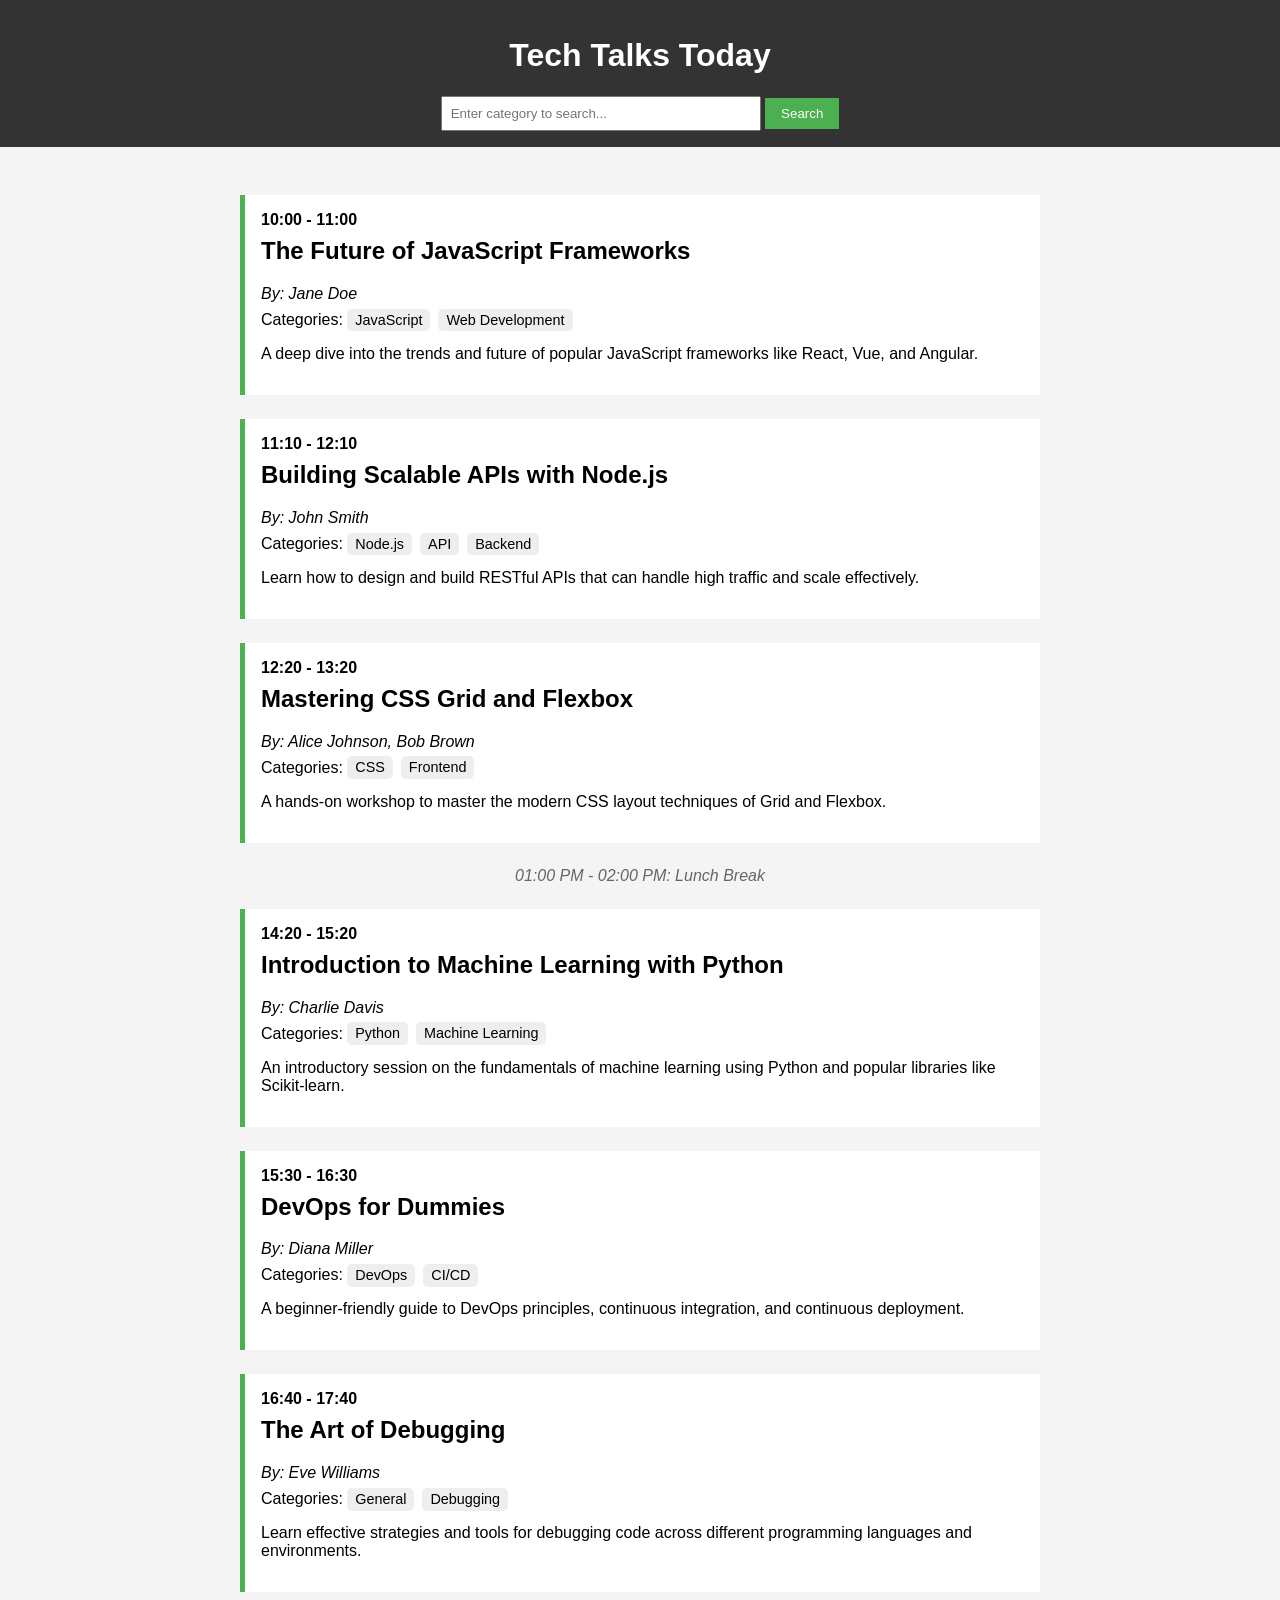
<file: index.html>
<!DOCTYPE html>
<html lang="en">
<head>
  <meta charset="UTF-8">
  <meta name="viewport" content="width=device-width, initial-scale=1.0">
  <title>Tech Talks Today</title>
  <style>
    body {
      font-family: sans-serif;
      margin: 0;
      background-color: #f4f4f4;
    }

    header {
      background-color: #333;
      color: #fff;
      padding: 1rem;
      text-align: center;
    }

    .search-container {
      margin-top: 1rem;
    }

    #searchInput {
      padding: 0.5rem;
      width: 300px;
    }

    #searchButton {
      padding: 0.5rem 1rem;
      background-color: #4CAF50;
      color: white;
      border: none;
      cursor: pointer;
    }

    #schedule-container {
      max-width: 800px;
      margin: 2rem auto;
      padding: 1rem;
    }

    .talk {
      background-color: #fff;
      border-left: 5px solid #4CAF50;
      margin-bottom: 1.5rem;
      padding: 1rem;
    }

    .talk h2 {
      margin-top: 0;
    }

    .talk .time {
      font-weight: bold;
      margin-bottom: 0.5rem;
    }

    .talk .speakers {
      font-style: italic;
      margin-bottom: 0.5rem;
    }

    .talk .categories span {
      background-color: #eee;
      padding: 0.2rem 0.5rem;
      border-radius: 5px;
      margin-right: 0.5rem;
      font-size: 0.9rem;
    }

    .break {
      text-align: center;
      font-style: italic;
      margin-bottom: 1.5rem;
      color: #666;
    }
  </style>
</head>
<body>
  <header>
    <h1>Tech Talks Today</h1>
    <div class="search-container">
      <input type="text" id="searchInput" placeholder="Enter category to search...">
      <button id="searchButton">Search</button>
    </div>
  </header>
  <main id="schedule-container">
    <!-- Schedule will be dynamically generated here -->
  </main>
  <script>
    document.addEventListener('DOMContentLoaded', () => {
      const scheduleContainer = document.getElementById('schedule-container');
      const searchButton = document.getElementById('searchButton');
      const searchInput = document.getElementById('searchInput');
      const talksData = [
        {
          "title": "The Future of JavaScript Frameworks",
          "speakers": ["Jane Doe"],
          "categories": ["JavaScript", "Web Development"],
          "duration": 60,
          "description": "A deep dive into the trends and future of popular JavaScript frameworks like React, Vue, and Angular."
        },
        {
          "title": "Building Scalable APIs with Node.js",
          "speakers": ["John Smith"],
          "categories": ["Node.js", "API", "Backend"],
          "duration": 60,
          "description": "Learn how to design and build RESTful APIs that can handle high traffic and scale effectively."
        },
        {
          "title": "Mastering CSS Grid and Flexbox",
          "speakers": ["Alice Johnson", "Bob Brown"],
          "categories": ["CSS", "Frontend"],
          "duration": 60,
          "description": "A hands-on workshop to master the modern CSS layout techniques of Grid and Flexbox."
        },
        {
          "title": "Introduction to Machine Learning with Python",
          "speakers": ["Charlie Davis"],
          "categories": ["Python", "Machine Learning"],
          "duration": 60,
          "description": "An introductory session on the fundamentals of machine learning using Python and popular libraries like Scikit-learn."
        },
        {
          "title": "DevOps for Dummies",
          "speakers": ["Diana Miller"],
          "categories": ["DevOps", "CI/CD"],
          "duration": 60,
          "description": "A beginner-friendly guide to DevOps principles, continuous integration, and continuous deployment."
        },
        {
          "title": "The Art of Debugging",
          "speakers": ["Eve Williams"],
          "categories": ["General", "Debugging"],
          "duration": 60,
          "description": "Learn effective strategies and tools for debugging code across different programming languages and environments."
        }
      ];

      const renderSchedule = (talks) => {
        scheduleContainer.innerHTML = '';
        let currentTime = 10 * 60; // 10:00 AM in minutes

        talks.forEach((talk, index) => {
          const startTime = `${Math.floor(currentTime / 60).toString().padStart(2, '0')}:${(currentTime % 60).toString().padStart(2, '0')}`;
          const endTime = `${Math.floor((currentTime + talk.duration) / 60).toString().padStart(2, '0')}:${((currentTime + talk.duration) % 60).toString().padStart(2, '0')}`;

          const talkElement = document.createElement('div');
          talkElement.classList.add('talk');
          talkElement.innerHTML = `
            <div class="time">${startTime} - ${endTime}</div>
            <h2>${talk.title}</h2>
            <div class="speakers">By: ${talk.speakers.join(', ')}</div>
            <div class="categories">Categories: ${talk.categories.map(cat => `<span>${cat}</span>`).join('')}</div>
            <p>${talk.description}</p>
          `;
          scheduleContainer.appendChild(talkElement);

          currentTime += talk.duration;

          if (index === 2) { // Lunch break after the 3rd talk
            const breakElement = document.createElement('div');
            breakElement.classList.add('break');
            breakElement.textContent = '01:00 PM - 02:00 PM: Lunch Break';
            scheduleContainer.appendChild(breakElement);
            currentTime += 60; // 1 hour lunch break
          } else if (index < talks.length - 1) {
            currentTime += 10; // 10 minute transition
          }
        });
      };

      searchButton.addEventListener('click', () => {
        const searchTerm = searchInput.value.trim().toLowerCase();
        if (searchTerm) {
          const filteredTalks = talksData.filter(talk =>
            talk.categories.some(cat => cat.toLowerCase().includes(searchTerm))
          );
          renderSchedule(filteredTalks);
        } else {
          renderSchedule(talksData);
        }
      });

      renderSchedule(talksData);
    });
  </script>
</body>
</html>
</file>
